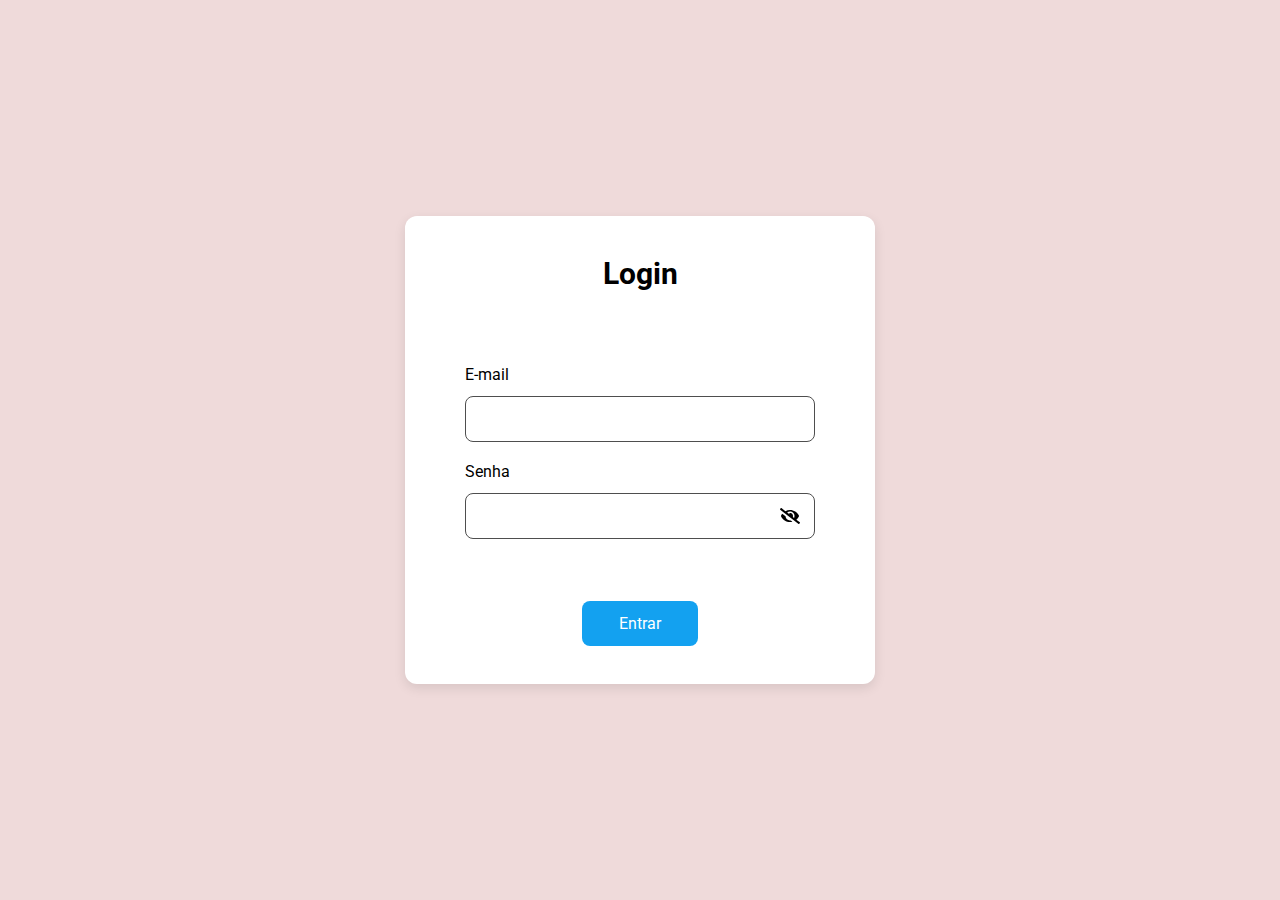
<file: Position e Propagação de Eventos/classe-01/index.html>
<!DOCTYPE html>
<html lang="pt-br">

<head>
    <meta charset="UTF-8">
    <meta http-equiv="X-UA-Compatible" content="IE=edge">
    <meta name="viewport" content="width=device-width, initial-scale=1.0">
    <script></script>
    <link rel="stylesheet" href="./style.css">
    <link rel="preconnect" href="https://fonts.googleapis.com">
    <link rel="preconnect" href="https://fonts.gstatic.com" crossorigin>
    <link href="https://fonts.googleapis.com/css2?family=Roboto:wght@500;700&display=swap" rel="stylesheet">
    <script src="script.js" defer></script>
    <title>Input de senha</title>
</head>

<body>
    <div class="card">
        <h1>Login</h1>
        <div class="formulario-sup">
            <label for="email-txt">E-mail</label>
            <input id="email-txt" type="text">
        </div>
        <div class="formulario-inf">
            <label for="senha-txt">Senha</label>
            <div class="input-img">
                <input id="senha-txt" type="password">
                <img src="assets/olho-fechado.svg" alt="Olho da senha fechado">
            </div>
        </div>
        <div class="center-btn">
            <button class="btn-blue">Entrar</button>
        </div>
    </div>
</body>

</html>
</file>
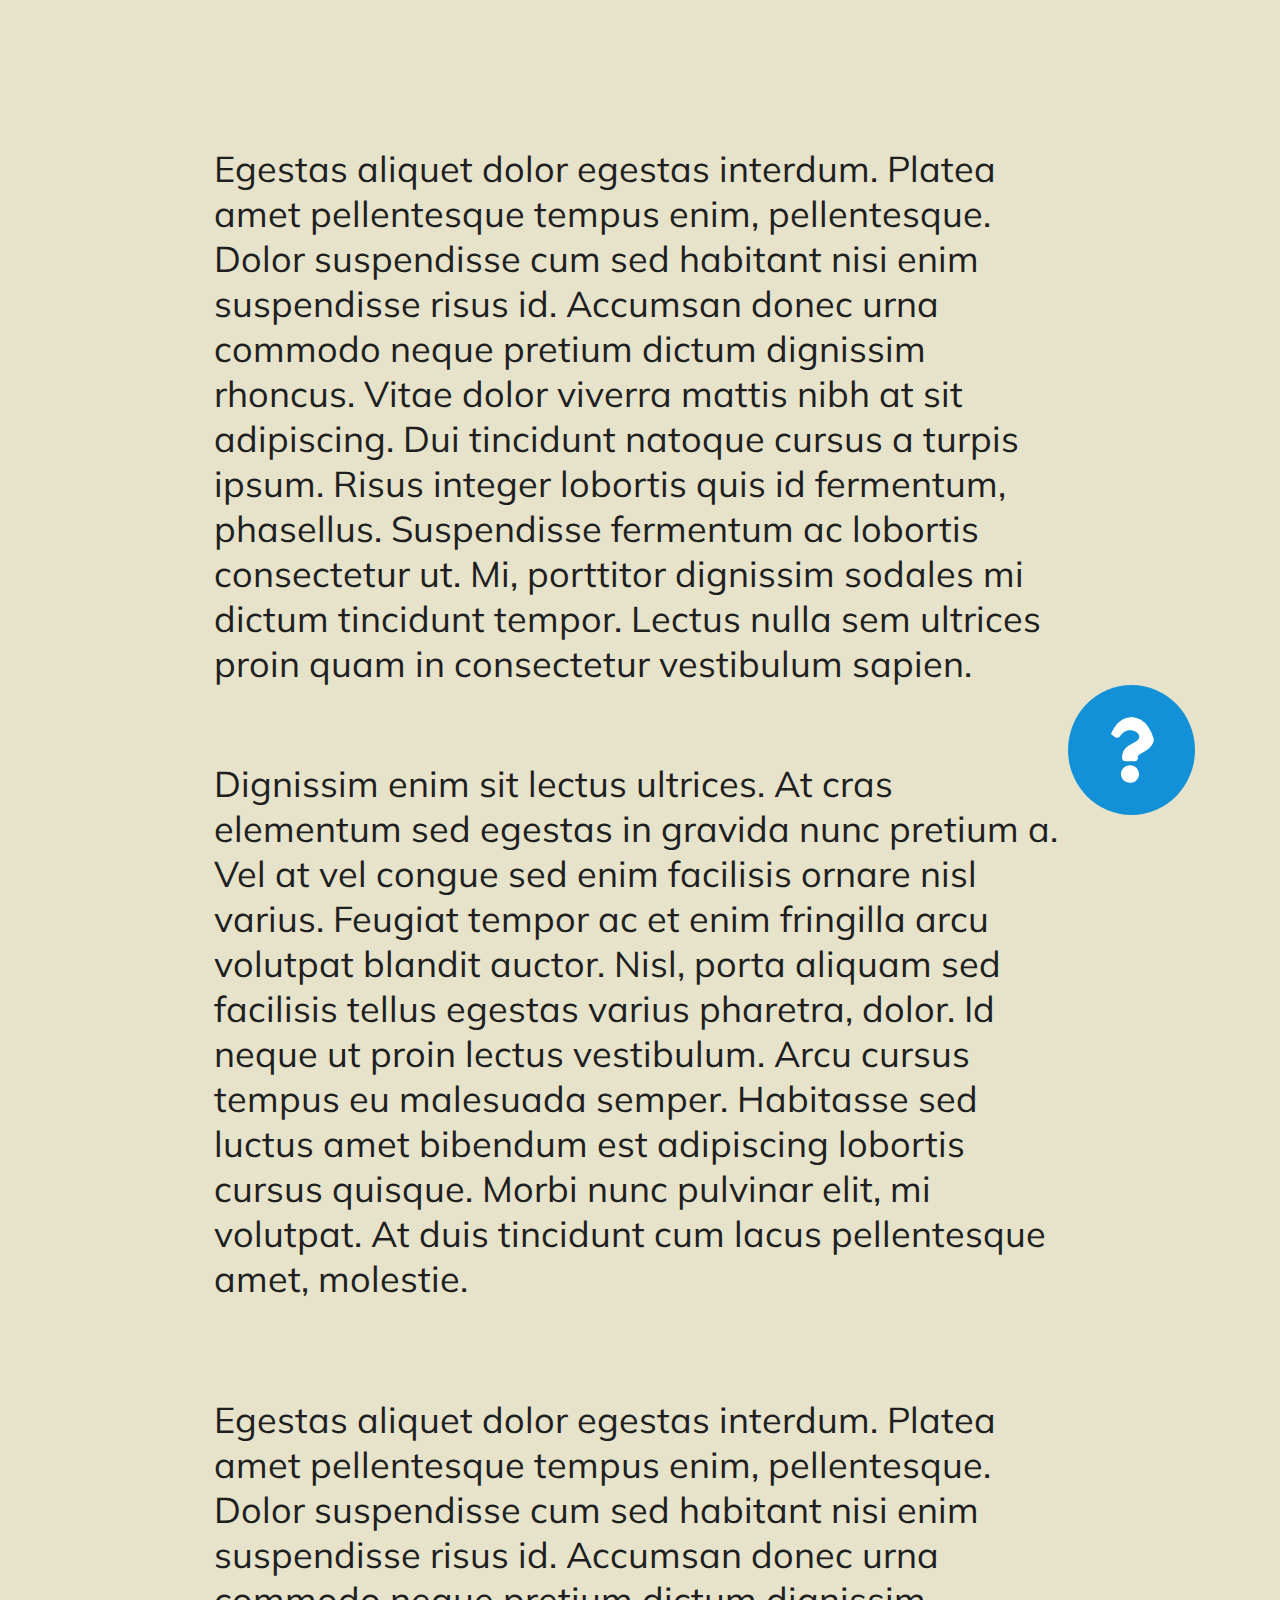
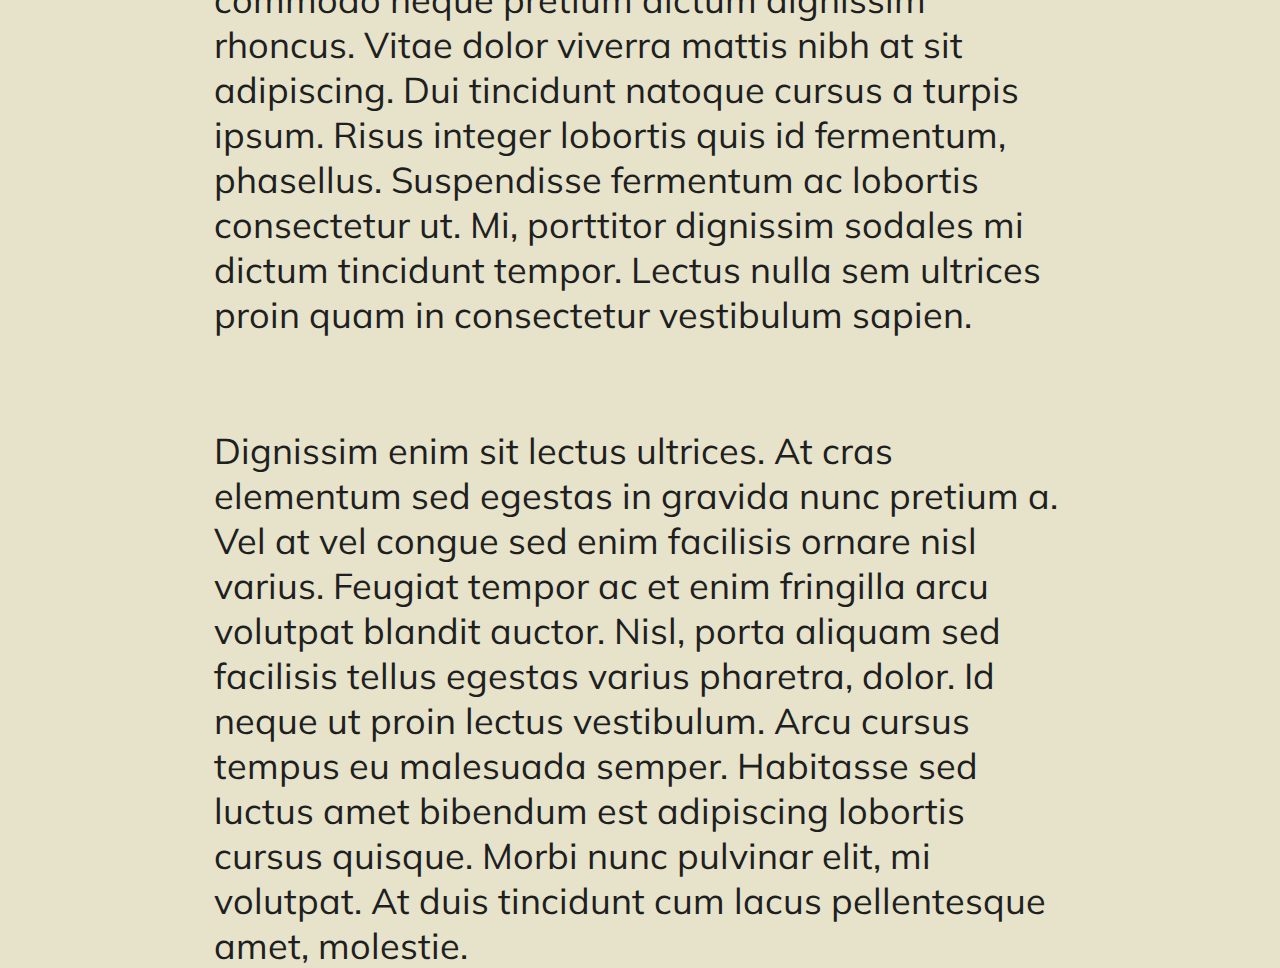
<file: Position e Propagação de Eventos/classe-02/index.html>
<!DOCTYPE html>
<html lang="pt-br">

<head>
    <meta charset="UTF-8">
    <meta http-equiv="X-UA-Compatible" content="IE=edge">
    <meta name="viewport" content="width=device-width, initial-scale=1.0">
    <link rel="preconnect" href="https://fonts.googleapis.com">
    <link rel="preconnect" href="https://fonts.gstatic.com" crossorigin>
    <link href="https://fonts.googleapis.com/css2?family=Open+Sans:wght@300;400&display=swap" rel="stylesheet">
    <link rel="preconnect" href="https://fonts.googleapis.com">
    <link rel="preconnect" href="https://fonts.gstatic.com" crossorigin>
    <link href="https://fonts.googleapis.com/css2?family=Mulish&display=swap" rel="stylesheet">
    <link rel="stylesheet" href="style.css">
    <script src="script.js" defer></script>
    <title>FAQ</title>
</head>

<body>
    <div class="container">
        <div class="first-container">
            <p>Egestas aliquet dolor egestas interdum. Platea amet pellentesque tempus enim, pellentesque. Dolor
                suspendisse
                cum
                sed habitant nisi enim suspendisse risus id. Accumsan donec urna commodo neque pretium dictum dignissim
                rhoncus.
                Vitae dolor viverra mattis nibh at sit adipiscing.
                Dui tincidunt natoque cursus a turpis ipsum. Risus integer lobortis quis id fermentum, phasellus.
                Suspendisse
                fermentum ac lobortis consectetur ut. Mi, porttitor dignissim sodales mi dictum tincidunt tempor. Lectus
                nulla
                sem ultrices proin quam in consectetur vestibulum sapien.

            </p>
        </div>
        <div class="second-container">
            <p>
                Dignissim enim sit lectus ultrices. At cras elementum sed egestas in gravida nunc pretium a. Vel at vel
                congue
                sed enim facilisis ornare nisl varius. Feugiat tempor ac et enim fringilla arcu volutpat blandit auctor.
                Nisl,
                porta aliquam sed facilisis tellus egestas varius pharetra, dolor. Id neque ut proin lectus vestibulum.
                Arcu
                cursus tempus eu malesuada semper. Habitasse sed luctus amet bibendum est adipiscing lobortis cursus
                quisque.
                Morbi nunc pulvinar elit, mi volutpat. At duis tincidunt cum lacus pellentesque amet, molestie.
            </p>
        </div>
        <div class="third-container">
            <p>
                Egestas aliquet dolor egestas interdum. Platea amet pellentesque tempus enim, pellentesque. Dolor
                suspendisse
                cum sed habitant nisi enim suspendisse risus id. Accumsan donec urna commodo neque pretium dictum
                dignissim
                rhoncus. Vitae dolor viverra mattis nibh at sit adipiscing.
                Dui tincidunt natoque cursus a turpis ipsum. Risus integer lobortis quis id fermentum, phasellus.
                Suspendisse
                fermentum ac lobortis consectetur ut. Mi, porttitor dignissim sodales mi dictum tincidunt tempor. Lectus
                nulla
                sem ultrices proin quam in consectetur vestibulum sapien.
            </p>
        </div>
        <div class="fourth-container">
            <p>Dignissim enim sit lectus ultrices. At cras elementum sed egestas in gravida nunc pretium a. Vel at vel
                congue
                sed enim facilisis ornare nisl varius. Feugiat tempor ac et enim fringilla arcu volutpat blandit auctor.
                Nisl,
                porta aliquam sed facilisis tellus egestas varius pharetra, dolor. Id neque ut proin lectus vestibulum.
                Arcu
                cursus tempus eu malesuada semper. Habitasse sed luctus amet bibendum est adipiscing lobortis cursus
                quisque.
                Morbi nunc pulvinar elit, mi volutpat. At duis tincidunt cum lacus pellentesque amet, molestie.</p>
        </div>
    </div>
    <div class="icone-img">
            <img src="assets/interrogacao.svg" alt="Icone do FAQ">
        <div class="card-modal escondido">
            <h1>FAQ</h1>
            <h2>Et consectetur id</h2>
            <h3>Dui egestas vitae dignissim posuere blandit nulla</h3>
            <h2>Et consectetur id</h2>
            <h3>Dui egestas vitae dignissim posuere blandit nulla</h3>
        </div>
    </div>
</body>

</html>
</file>
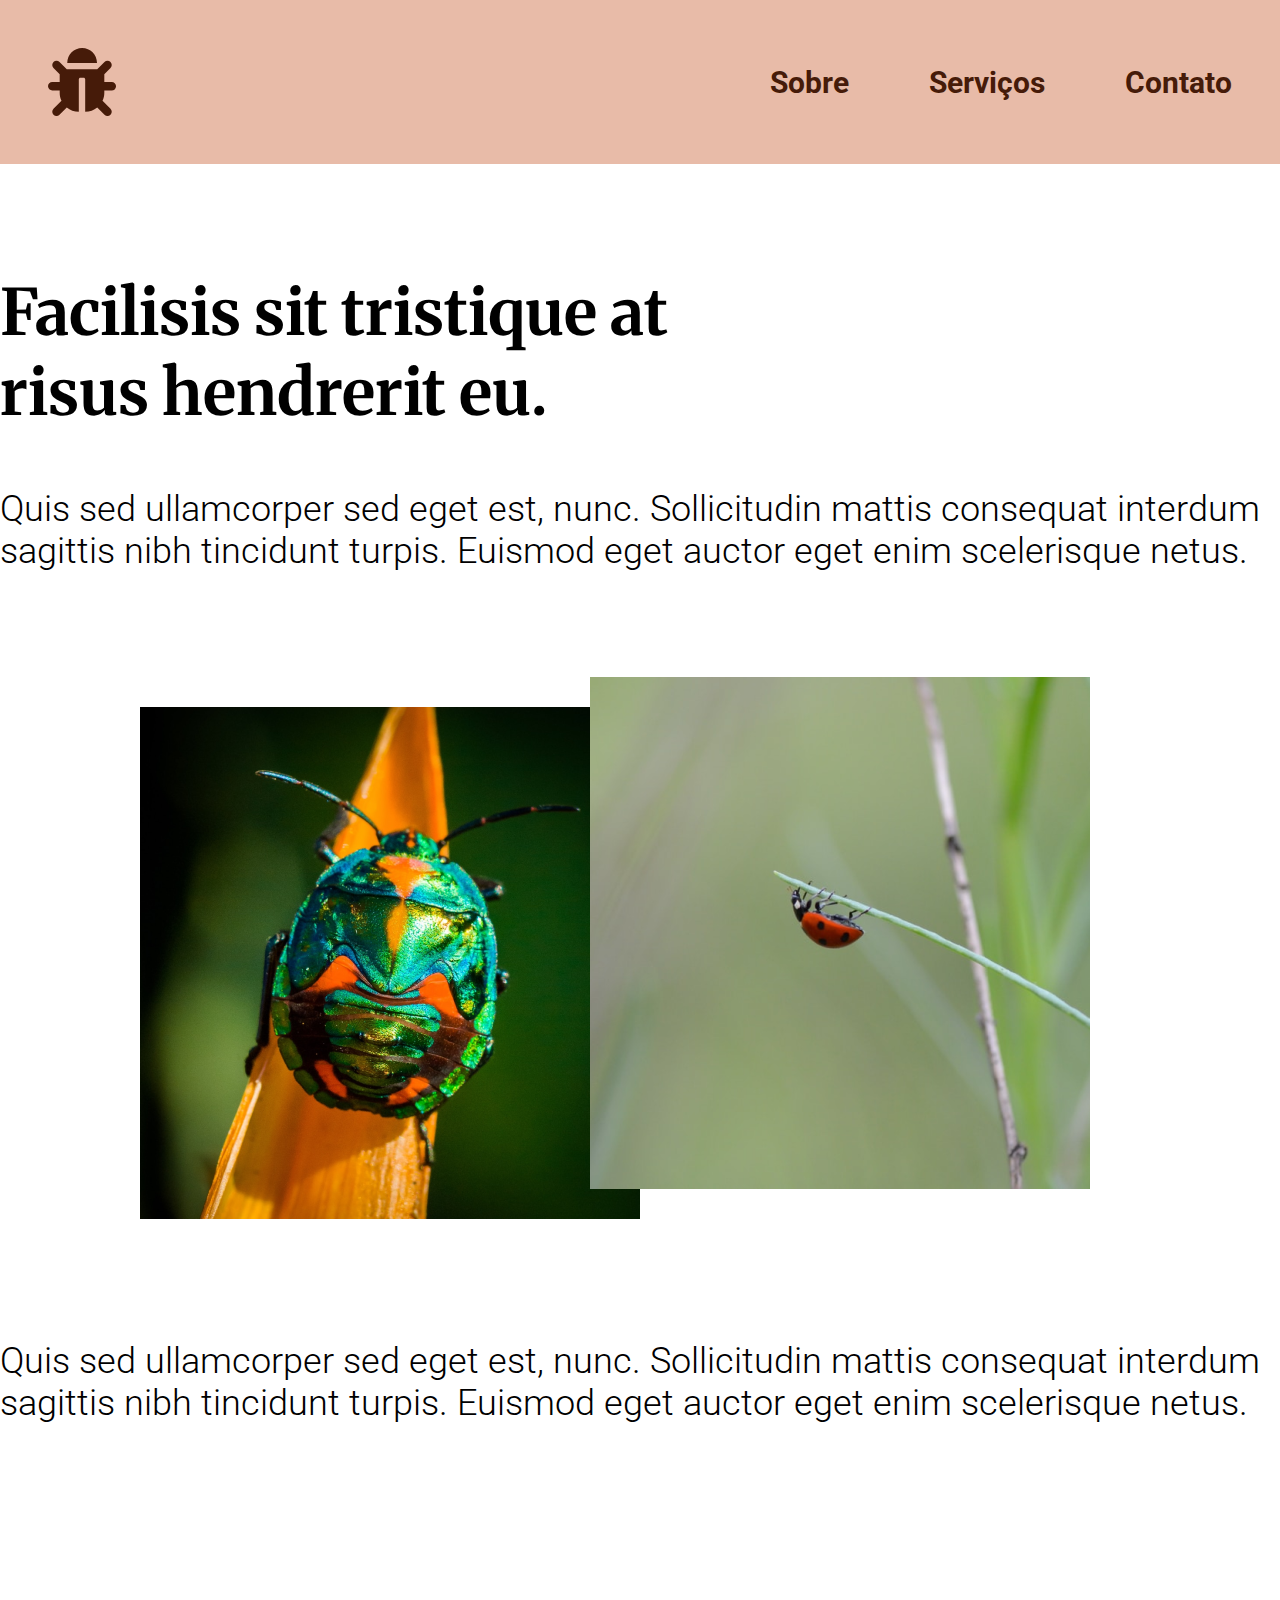
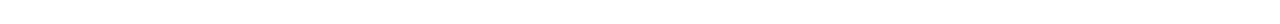
<file: Position e Propagação de Eventos/classe-03/index.html>
<!DOCTYPE html>
<html lang="pt-br">

<head>
    <meta charset="UTF-8">
    <meta http-equiv="X-UA-Compatible" content="IE=edge">
    <meta name="viewport" content="width=device-width, initial-scale=1.0">
    <link rel="preconnect" href="https://fonts.googleapis.com">
    <link rel="preconnect" href="https://fonts.gstatic.com" crossorigin>
    <link href="https://fonts.googleapis.com/css2?family=Merriweather:wght@700&family=Roboto:wght@300&display=swap"
        rel="stylesheet">
    <link rel="stylesheet" href="style.css">
    <script src="script.js" defer></script>
    <title>Header fixo e modal</title>
</head>

<body>
    <div class="head">
        <img src="assets/bug.svg" alt="Logo em cor Dark">
        <nav>
            <ul class="list">
                <li class="config"><a href="#">Sobre</a></li>
                <li class="config"><a href="#">Serviços</a></li>
                <li class="config"><a href="#">Contato</a></li>
            </ul>
        </nav>
    </div>
    <div class="content">
        <div class="tittle-formato">
            <h1>Facilisis sit tristique at risus hendrerit eu.</h1>
        </div>
        <div class="first-paragraph">
            <p>
                Quis sed ullamcorper sed eget est, nunc. Sollicitudin mattis consequat interdum sagittis nibh tincidunt
                turpis. Euismod eget auctor eget enim scelerisque netus.</p>
        </div>
        <div class="images">
            <img class="img-left" src="assets/bug-1.png" alt="Primeiro besouro">
            <img class="img-right" src="assets/bug-2.png" alt="Segundo besouro">
        </div>
        <div class="second-paragraph">
            <p>
                Quis sed ullamcorper sed eget est, nunc. Sollicitudin mattis consequat interdum sagittis nibh tincidunt
                turpis. Euismod eget auctor eget enim scelerisque netus.</p>
        </div>
    </div>
    <div class="modal">
        <a target="_blank">
            <img>
        </a>
    </div>
</body>

</html>
</file>
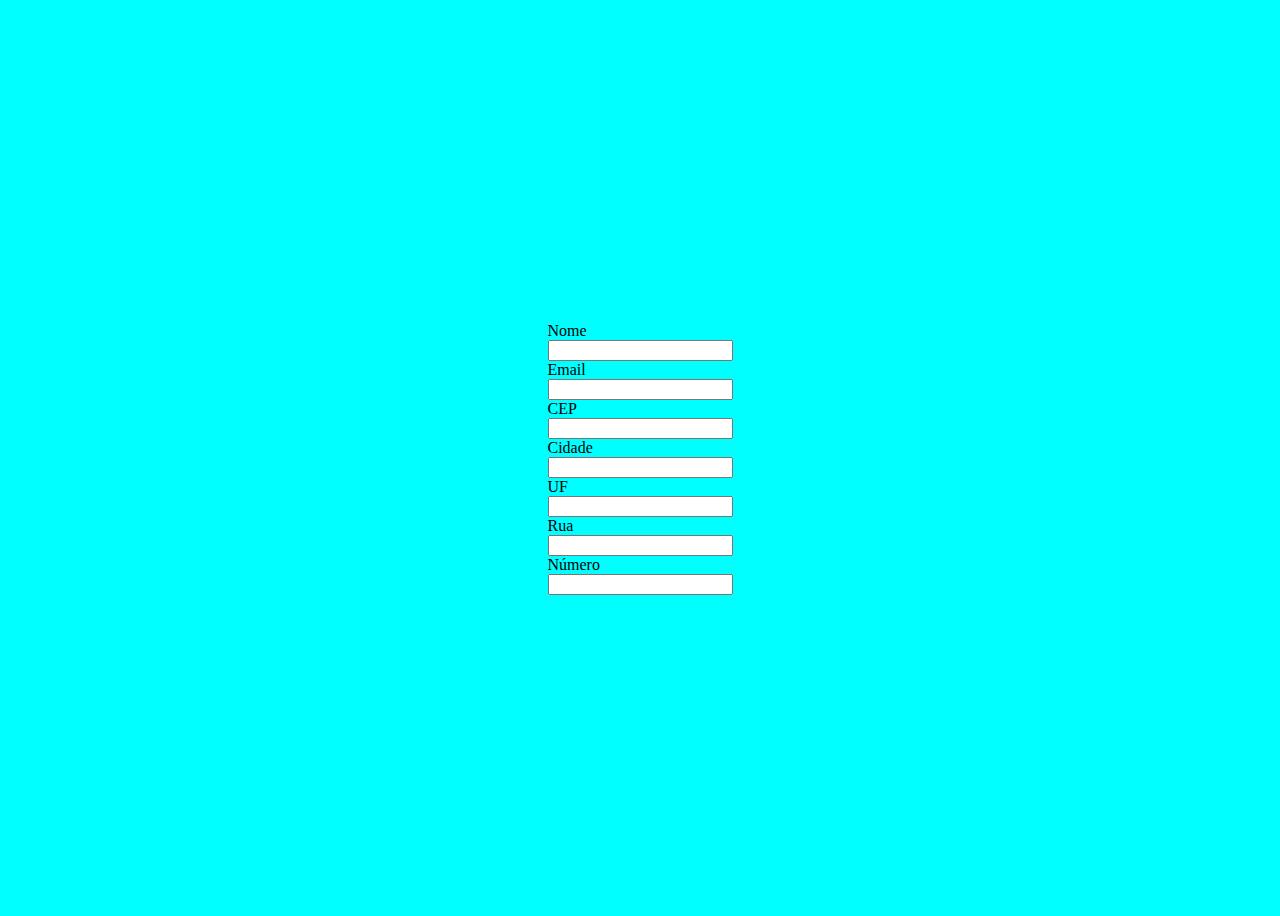
<file: Requisições e Assincronismo/classe-01/index.html>
<!DOCTYPE html>
<html lang="pt-br">

<head>
    <meta charset="UTF-8">
    <meta http-equiv="X-UA-Compatible" content="IE=edge">
    <meta name="viewport" content="width=device-width, initial-scale=1.0">
    <script src="script.js" defer></script>
    <link rel="stylesheet" href="style.css">
    <title>Consulta CEP</title>
</head>

<body>
    <div>
        <label for="nome">Nome</label>
        <input id="nome" type="text">
    </div>
    <div>
        <label for="email">Email</label>
        <input id="email" type="email">
    </div>
    <div>
        <label for="cep">CEP</label>
        <input id="cep" type="number">
    </div>
    <div>
        <label for="city">Cidade</label>
        <input id="city" type="text">
    </div>
    <div>
        <label for="uf">UF</label>
        <input id="uf" type="text">
    </div>
    <div>
        <label for="rua">Rua</label>
        <input id="rua" type="text">
    </div>
    <div>
        <label for="numb">Número</label>
        <input id="numb" type="number">
    </div>
</body>

</html>
</file>
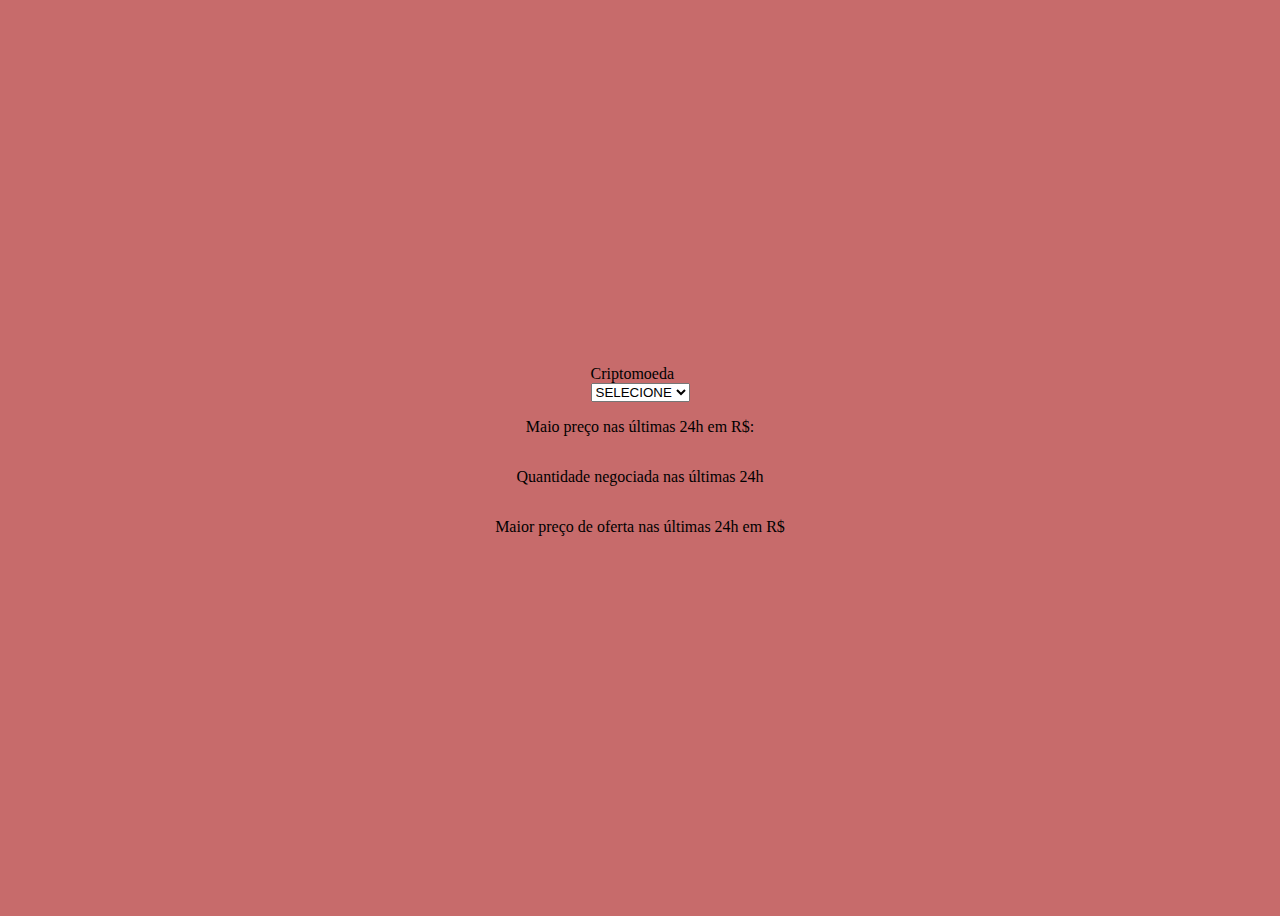
<file: Requisições e Assincronismo/classe-02/index.html>
<!DOCTYPE html>
<html lang="pt-br">

<head>
    <meta charset="UTF-8">
    <meta http-equiv="X-UA-Compatible" content="IE=edge">
    <meta name="viewport" content="width=device-width, initial-scale=1.0">
    <script src="script.js" defer></script>
    <link rel="stylesheet" href="style.css">
    <title>Criptomoedas</title>
</head>

<body>
    <div>
        <label for="cripto">Criptomoeda</label>
        <select id="cripto">
            <option value="selecione">SELECIONE</option>
            <option value="BTC">Bitcoin</option>
            <option value="ETH">Ethereum</option>
            <option value="LTC">Litecoin</option>
        </select>
    </div>
    <p>Maio preço nas últimas 24h em R$: <b class="maior-preco"></b></p>
    <p> Quantidade negociada nas últimas 24h <b class="quantidade"></b></p>
    <p> Maior preço de oferta nas últimas 24h em R$ <b class="oferta"></b></p>
</body>

</html>
</file>
<file: Position e Propagação de Eventos/classe-01/style.css>
*{
    margin:0;
    padding:0;
    box-sizing:border-box;
}
body{
    background-color: #EFDADA;
    display:flex;
    min-height: 100vh;
    justify-content: center;
    align-items: center;
    font-family: 'Roboto', sans-serif;
}
.card{
    width:470px;
    padding:40px 60px 38px 60px;
    background: #FFFFFF;
    box-shadow: 0px 4px 12px rgba(0, 0, 0, 0.1);
    border-radius: 12px;
}
h1{
    display:flex;
    justify-content: center;
    font-size: 30px;
    font-style: normal;
    font-weight: 700;
    line-height: 35px;
    letter-spacing: 0em;
    text-align: center;
}
.formulario-sup{
    margin-top:74px;
    display:flex;
    flex-direction: column;
}
.formulario-inf{
    display:flex;
    flex-direction: column;
    margin-top:20px;
}
input{
    all:unset;
    box-sizing:border-box;
    margin-top:12px;
    background: #FFFFFF;
    border: 1px solid #4E4E4E;
    border-radius: 8px;
    height:46px;
    width:100%;
    padding:15px;
}
button.btn-blue{
    all:unset;
    box-sizing: border-box;
    background-color: #13A1F0;
    padding:13px 37px;
    align-items: center;
    border-radius: 8px;
    cursor:pointer;
    color: #FFFFFF;
}
.center-btn{
    margin-top: 62px;
    display:flex;
    justify-content: center;
}
.input-img{
    position:relative
}
 img{
     width:20px;
     position:absolute;
     right:15px;
     top:27px;
     cursor:pointer;
 }
</file>
<file: Position e Propagação de Eventos/classe-02/style.css>
*{
    margin:0;
    padding:0;
    box-sizing:border-box;
}
body{
    background: #E6E3CA;
    font-family: 'Mulish', sans-serif;
    font-size: 36px;
    font-style: normal;
    font-weight: 400;
    line-height: 45px;
    letter-spacing: 0em;
    text-align: left;
    color: #1F1F1F;


}
.container{
    padding: 146px 214px 0px 214px;
    gap:75px;
}

.second-container{
    margin-top: 75px;
}
.third-container{
    margin-top:96px;
}
.fourth-container{
    margin-top: 91px;
}
.icone-img{
    position:relative;
}
img{
    background: #1291D8;
    padding:32px 40px;
    border-radius: 50%;
    position:fixed;
    max-width: 100%;
    bottom:85px;
    right:85px;
    cursor:pointer;
}
.card-modal{
    background: #FFFFFF;
    box-shadow: 0px 4px 24px rgba(17, 145, 216, 0.12);
    border-radius: 12px;
    padding: 40px 65px 110px 50px;
    width:452px;
    position:absolute;
    bottom:233px;
    right:150px;
}
.card-modal h1{
    font-family: 'Open Sans', sans-serif;
    font-size: 42px;
    font-style: normal;
    font-weight: 700;
    line-height: 57px;
    letter-spacing: 0em;
    text-align: left;
    margin-bottom: 41px;
}
.card-modal h2{
    font-family: 'Open Sans', sans-serif;
    font-size: 30px;
    font-style: normal;
    font-weight: 400;
    line-height: 41px;
    letter-spacing: 0em;
    text-align: left;
    margin-bottom: 12px;
}
.card-modal h3{
    font-family: 'Open Sans', sans-serif;
    font-size: 28px;
    font-style: normal;
    font-weight: 300;
    line-height: 38px;
    letter-spacing: 0em;
    letter-spacing: 0em;
    text-align: left;
    margin-bottom: 40px;
}
.escondido{
    display:none;
}
</file>
<file: Position e Propagação de Eventos/classe-03/style.css>
*{
    margin:0;
    padding:0;
    box-sizing:border-box;
}
body{
    min-height: 100vh;
}
.head{
    display:flex;
    justify-content: space-between;
    align-items:center;
    padding:48px;
    background: #E8BBA8;
    position:sticky;
    position: -webkit-sticky;
    top:0px;
    z-index:1;
}
.head img{
    cursor:pointer;
}
.list{
    display:flex;
    list-style-type: none;
    align-items:center;
}
.config{
    margin-left: 80px;
}
a{
    text-decoration: none;
    font-family: 'Roboto', sans-serif;
    font-size: 30px;
    font-style: normal;
    font-weight: 700;
    line-height: 35px;
    letter-spacing: 0em;
    text-align: left;
    color: #461B09;
}
.content{
    margin-top:108px;
    margin-bottom: 200px;
}
.tittle-formato{
    width:714px;
}
h1{
    font-family: 'Merriweather', serif;;
    font-size: 64px;
    font-style: normal;
    font-weight: 700;
    line-height: 80px;
    letter-spacing: 0em;
    text-align: left;
}
.first-paragraph{
    margin-top: 56px;
}
p{
    font-family: 'Roboto', sans-serif;
    font-size: 36px;
    font-style: normal;
    font-weight: 300;
    line-height: 42px;
    letter-spacing: 0em;
    text-align: left;
}
.images{
    margin-top: 135px;
    display:flex;
    justify-content: center;
}
.second-paragraph{
    margin-top:121px;
}
.img-left{
    position:relative;
}
.img-right{
    position:relative;
    right:50px;
    bottom:30px;
}
.modal{
    top:0;
    bottom:0;
    left:0;
    right:0;
    position:fixed;
    display:none;
    justify-content: center;
    align-items:center;
    background-color: rgba(0, 0, 0, 0.6);
}
</file>
<file: Requisições e Assincronismo/classe-01/style.css>
body{
    display:flex;
    justify-content: center;
    align-items: center;
    min-height: 100vh;
    flex-direction: column;
    background-color: aqua;
}
div{
    display:flex;
    flex-direction: column;
}
</file>
<file: Requisições e Assincronismo/classe-02/style.css>
body{
    display:flex;
    justify-content: center;
    align-items: center;
    min-height: 100vh;
    flex-direction: column;
    background-color:rgb(199, 107, 107)
}
div{
    display:flex;
    flex-direction: column;
}
</file>
